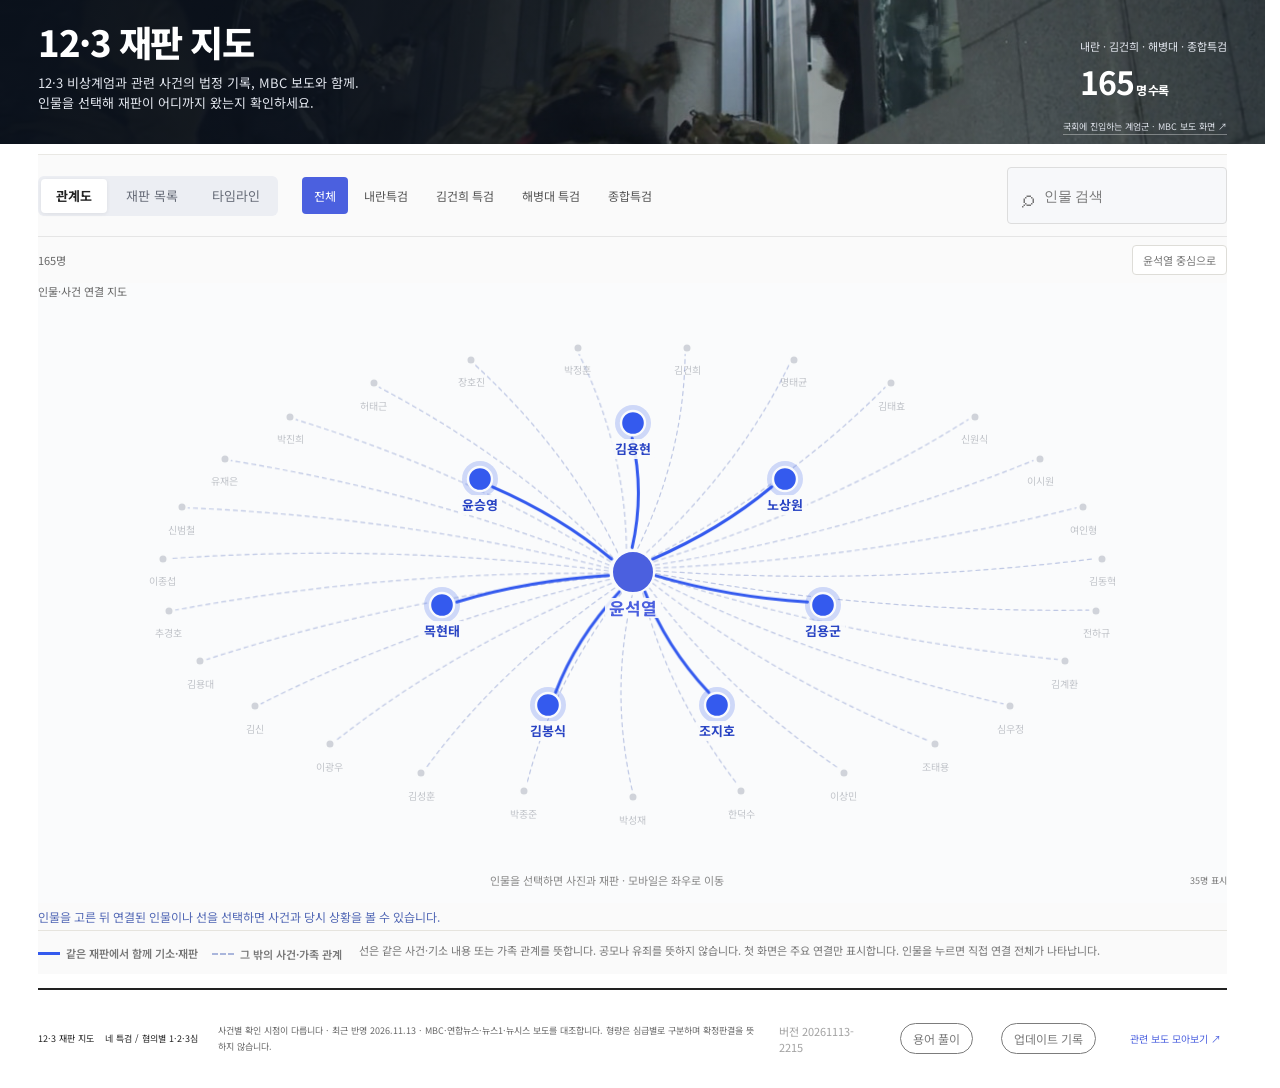
<file: v1.html>
<!doctype html><html lang="ko"><head><meta charset="utf-8"><meta name="viewport" content="width=device-width,initial-scale=1"><title>12·3 재판 지도 (이전 화면)</title><meta name="robots" content="noindex"><link rel="canonical" href="https://mckim526-sys.github.io/123map/clock.html"><meta name="description" content="네 특검 관련 인물과 사건, 혐의별 1·2·3심 판단을 살펴보는 재판 지도"><link rel="preconnect" href="https://fonts.googleapis.com"><link rel="preconnect" href="https://fonts.gstatic.com" crossorigin><link href="https://fonts.googleapis.com/css2?family=Noto+Sans+KR:wght@400;500;600;700;800&display=swap" rel="stylesheet"><link rel="stylesheet" href="style.css?v=20261113-2215"></head><body><button id="detailBackdrop" class="detail-backdrop" aria-label="재판 상세 닫기" hidden></button>

<main><section class="intro"><div><h1>12·3 재판 지도</h1><p>12·3 비상계엄과 관련 사건의 법정 기록, MBC 보도와 함께.<br>인물을 선택해 재판이 어디까지 왔는지 확인하세요.</p></div><div class="next"><span>내란 · 김건희 · 해병대 · 종합특검</span><strong><span id="totalPeople"></span><small> 명 수록</small></strong><p>기소 목록 + 주요 재판 판단</p><small>실명·사건 중복 정리 · 전체 명단 대조 중</small></div><a class="hero-credit" href="https://imnews.imbc.com/replay/2024/nwtoday/article/6662908_36523.html" target="_blank" rel="noopener noreferrer">국회에 진입하는 계엄군 · MBC 보도 화면 ↗</a></section>
<section class="workspace" id="trial-map"><div class="map-side"><div class="toolbar"><nav class="view-tabs" aria-label="재판 지도 보기"><button class="active" data-view="map">관계도</button><button data-view="list">재판 목록</button><button data-view="timeline">타임라인</button></nav><div class="filters"><button class="selected" data-filter="all">전체</button><button data-filter="내란특검">내란특검</button><button data-filter="김건희 특검">김건희 특검</button><button data-filter="해병대 특검">해병대 특검</button><button data-filter="종합특검">종합특검</button></div><label class="search"><span>⌕</span><input id="search" placeholder="인물 검색" aria-label="인물 검색"></label></div><div class="search-results" id="searchResults"></div><div class="results-line"><span id="resultCount"></span><button id="resetMap">윤석열 중심으로</button></div><div id="map"><div class="map-label">인물·사건 연결 지도 <span><span id="mapContext"></span></span></div><div class="graph" id="graph"><svg viewBox="0 0 900 620" preserveAspectRatio="none" aria-label="인물 사이의 연결 관계" id="edges"></svg><div class="orbit one"></div><div class="orbit two"></div><div id="nodes"></div></div><div class="map-note"><p>인물을 선택하면 사진과 재판 · 모바일은 좌우로 이동</p><button id="prevPage" aria-label="이전 인물">←</button><span id="pageLabel"></span><button id="nextPage" aria-label="다음 인물">→</button></div></div><div id="list" hidden></div><div id="timeline" hidden></div><div id="relationInfo" role="status">인물을 고른 뒤 연결된 인물이나 선을 선택하면 사건과 당시 상황을 볼 수 있습니다.</div><div class="explanation"><span class="legend"><i class="lg-co"></i>같은 재판에서 함께 기소·재판</span><span class="legend"><i class="lg-rel"></i>그 밖의 사건·가족 관계</span> 선은 같은 사건·기소 내용 또는 가족 관계를 뜻합니다. 공모나 유죄를 뜻하지 않습니다. 첫 화면은 주요 연결만 표시합니다. 인물을 누르면 직접 연결 전체가 나타납니다.</div></div><aside id="detail" aria-live="polite"></aside></section>
<footer><span>12·3 재판 지도 <b>네 특검 / 혐의별 1·2·3심</b></span><p>사건별 확인 시점이 다릅니다 · 최근 반영 2026.11.13 · MBC·연합뉴스·뉴스1·뉴시스 보도를 대조합니다. 형량은 심급별로 구분하며 확정판결을 뜻하지 않습니다.</p><small class="site-version">버전 20261113-2215</small><button class="footer-link" data-open-glossary>용어 풀이</button><button class="footer-link" data-open-changelog>업데이트 기록</button><button id="sourceBtn">관련 보도 모아보기 ↗</button></footer></main>
<dialog id="sources"><button class="close" data-close="sources" aria-label="닫기">×</button><p class="eyebrow">확인한 보도</p><h2>관련 보도 모아보기</h2><p>기사 제목을 누르면 MBC 기사 원문으로 이동합니다. 보도일과 사건의 최신 진행 상태는 다를 수 있습니다.</p><p class="source-note">아래 숫자는 특검별 관련 수록 인물 수입니다. 특검 이전에 기소된 인물과 박정훈 등 관련 인물도 포함하며, 특검별 중복 인물이 있어 합산한 기소 인원과 다릅니다. 익명 피고인과 법인까지 포함한 전체 명단은 대조 중입니다.</p><div id="coverage"></div><div id="sourceLinks"></div></dialog><dialog id="glossary" class="info-dialog"><button class="close" data-close="glossary" aria-label="닫기">×</button><p class="eyebrow">용어 풀이</p><h2>재판 기사에 자주 나오는 말</h2><p class="source-note">이해를 돕기 위한 쉬운 설명입니다. 정확한 법적 의미는 법령과 판결문을 따릅니다.</p><dl class="glossary-list"></dl></dialog><dialog id="changelog" class="info-dialog"><button class="close" data-close="changelog" aria-label="닫기">×</button><p class="eyebrow">기록</p><h2>업데이트 기록</h2><div class="changelog-body"></div></dialog><dialog id="comparison"><button class="close" data-close="comparison" aria-label="닫기">×</button><div id="comparisonBody"></div></dialog><div id="relationPopup" class="relation-popup" role="dialog" aria-labelledby="relationTitle" hidden></div><script src="reader-data.js?v=20261113-2215"></script><script src="relation-context.js?v=20261113-2215"></script><script src="map-layout.js?v=20261113-2215"></script><script src="trial-progress.js?v=20261113-2215"></script><script src="routing.js?v=20261113-2215"></script><script src="app.js?v=20261113-2215"></script><script src="timeline.js?v=20261113-2215"></script><script src="glossary.js?v=20261113-2215"></script><script src="changelog.js?v=20261113-2215"></script><script src="relation-popup.js?v=20261113-2215"></script><script src="hover.js?v=20261113-2215"></script></body></html>
</file>
<file: style.css>
:root{--ink:#152a34;--paper:#f5f4ee;--muted:#6c797d;--teal:#1b817d;--line:#dedfd8}*{box-sizing:border-box}body{margin:0;background:var(--paper);color:var(--ink);font-family:Arial,'Noto Sans KR','Malgun Gothic',sans-serif}button,input,a{-webkit-tap-highlight-color:transparent}button{font:inherit;cursor:pointer}a{color:inherit}header{height:88px;border-bottom:1px solid var(--line);display:flex;align-items:center;justify-content:space-between;padding:0 4.3%}.brand{display:flex;gap:13px;text-decoration:none;align-items:center}.brand>b{font-size:32px;letter-spacing:-2px;border-right:1px solid #c7cdc8;padding-right:15px}.brand span{font-size:16px;font-weight:bold}.brand small{display:block;font-size:9px;letter-spacing:2px;margin-top:5px;color:var(--muted)}nav{display:flex;height:100%;gap:35px}nav button{border:0;background:none;color:var(--muted);font-size:14px}nav .active{color:var(--ink);border-bottom:3px solid var(--ink)}.edition{font-size:11px;color:var(--muted)}.edition b{margin-left:10px;color:var(--ink)}main{max-width:1600px;margin:auto;padding:0 4.3%}.intro{display:flex;justify-content:space-between;align-items:center;padding:43px 0 36px}.eyebrow{font-size:10px;letter-spacing:2px;font-weight:bold;color:var(--teal);margin:0 0 15px}h1{font-size:42px;line-height:1.28;letter-spacing:-2px;margin:0 0 16px}.intro>div>p:last-child{font-size:13px;color:var(--muted);line-height:1.8;margin-bottom:0}.next{border-left:1px solid #ccd2c9;padding-left:30px;margin-right:15px}.next>span{font-size:12px}.next i{font-style:normal;font-size:10px;color:var(--teal);background:#e1ece5;padding:4px 7px;margin-left:10px}.next strong{display:block;font-size:32px;font-weight:400;letter-spacing:-1px;margin:15px 0 5px}.next strong small{font-size:13px;color:var(--muted)}.next p{font-size:13px}.next>small{font-size:11px;color:var(--muted)}.workspace{display:grid;grid-template-columns:minmax(0,1fr) 340px;border:1px solid var(--line);min-height:630px}.map-side{min-width:0;background:#0e232e}.toolbar{height:66px;border-bottom:1px solid #29404a;display:flex;justify-content:space-between;align-items:center;padding:0 22px;gap:10px}.filters{display:flex;gap:5px}.filters button{background:none;border:0;color:#9aaeb5;font-size:11px;padding:9px 11px;border-radius:4px}.filters button.selected{background:#29434d;color:#fff}.filters b{font-size:9px;color:#91b2bc;margin-left:5px}.search{display:flex;gap:8px;color:#a7bcc3;align-items:center}.search span{font-size:24px}.search input{width:100px;background:none;border:0;color:white;font-size:11px;outline:none}.search:focus-within{outline:1px solid #6aa6a2}#map{position:relative;height:530px;overflow:hidden;background:radial-gradient(ellipse at center,#193843 0,#0e232e 65%)}.map-label{position:absolute;top:21px;left:25px;font-size:11px;color:#d6e1e3;z-index:2}.map-label span{display:block;color:#718b97;font-size:10px;margin-top:6px}.graph{position:absolute;inset:0 0 24px}.graph svg{position:absolute;width:100%;height:100%;z-index:1}.graph line{stroke:#3a5865;stroke-width:1;stroke-dasharray:4 5}.graph line.on{stroke:#6a9a98;stroke-dasharray:none}.orbit{position:absolute;border:1px solid #26434c;border-radius:50%;left:50%;top:50%;transform:translate(-50%,-50%);pointer-events:none}.one{width:44%;height:62%}.two{width:76%;height:94%;opacity:.45}.node{position:absolute;transform:translate(-50%,-50%);width:115px;z-index:3;border:0;background:none;color:#e9f0ed;text-align:center;padding:0;--node:#6fa9c4}.node.military{--node:#cbab75}.node.president{--node:#8bcbc2}.dot{display:block;margin:0 auto 13px;width:16px;height:16px;border-radius:50%;background:var(--node);box-shadow:0 0 0 7px #142f3a,0 0 0 8px #45616b;transition:.2s;position:relative}.node strong{font-size:14px;letter-spacing:.5px}.node small{display:block;font-size:9px;color:#8ea5af;margin-top:6px}.node.president .dot{width:48px;height:48px;box-shadow:0 0 0 10px #183c42,0 0 0 11px #4b817f}.node.president strong{font-size:20px}.node.president .dot:after{content:'尹';font-size:23px;color:#123838;position:absolute;inset:8px}.portrait{display:none;width:82px;height:82px;border-radius:50%;object-fit:cover;object-position:50% 25%;border:3px solid var(--node);position:absolute;left:50%;top:-70px;transform:translateX(-50%);box-shadow:0 8px 30px #0009;background:#31444c}.node:hover,.node:focus-visible{z-index:5;outline:none}.node:hover .portrait,.node:focus-visible .portrait{display:block}.node:hover .dot,.node:focus-visible .dot{transform:scale(1.25);box-shadow:0 0 0 8px #385460}.node.selected strong{color:var(--node)}.node.dim{opacity:.15;pointer-events:none}.map-note{position:absolute;bottom:14px;left:25px;right:25px;font-size:9px;color:#8bcbc2;display:flex;gap:14px;align-items:center}.map-note .army{color:#cbab75}.map-note .police{color:#6fa9c4}.map-note p{margin:0 0 0 auto;color:#8da2ac;font-size:10px}.explanation{color:#8ea4ae;font-size:10px;padding:15px 23px;border-top:1px solid #29404a;line-height:1.6}aside{padding:27px 26px;background:#fafaf6}.detail-top{display:flex;align-items:center;gap:16px;margin:22px 0}.detail-top img,.initial{width:66px;height:76px;object-fit:cover;object-position:50% 25%;border-radius:3px;background:#e4e9e2}.initial{display:grid;place-items:center;font-size:20px}.detail-top h2{font-size:25px;margin:0 0 7px;letter-spacing:-1px}.detail-top p{font-size:11px;color:var(--muted);margin:0}.status{font-size:10px;color:var(--teal);background:#e5eee6;padding:6px 8px;display:inline-block}.case-title{font-size:15px;line-height:1.5;margin:17px 0 5px}.court{font-size:10px;color:var(--muted);line-height:1.8}.verdict{display:grid;grid-template-columns:1fr 1fr;margin:22px 0;border-top:1px solid var(--line);border-bottom:1px solid var(--line);padding:17px 0}.verdict div+div{border-left:1px solid var(--line);padding-left:16px}.verdict span{font-size:10px;color:var(--muted);display:block;margin-bottom:9px}.verdict b{font-size:19px;font-weight:500}.timeline{margin:21px 0 20px;padding-left:14px;border-left:1px solid #cbd6ce}.event{position:relative;margin-bottom:18px;padding-left:7px}.event:before{content:'';position:absolute;width:5px;height:5px;border-radius:50%;background:#8daba1;left:-17px;top:4px}.event time{font-size:10px;color:var(--muted)}.event p{font-size:12px;margin:6px 0}.event.future p{color:var(--teal);font-weight:bold}.detail-source{font-size:10px;color:var(--muted);line-height:1.7}.detail-source a{display:block;margin-top:8px;color:var(--teal);font-size:11px}.source-note{font-size:9px;color:var(--muted);line-height:1.7}.empty{padding:70px 30px;color:#a3b8bf;text-align:center}#list{padding:12px 22px;min-height:530px}#list button{display:grid;grid-template-columns:1fr 1fr 80px;text-align:left;width:100%;padding:20px 10px;background:none;color:#d8e5e6;border:0;border-bottom:1px solid #29434e;font-size:12px}#list button span{color:#91a8b1;font-size:11px}#list button:hover{background:#203b46}footer{display:flex;gap:20px;align-items:center;padding:24px 0 30px;color:var(--muted);font-size:9px}footer span{white-space:nowrap}footer b{font-weight:400;margin-left:8px}footer p{line-height:1.8}footer button{margin-left:auto;background:none;border:0;color:var(--teal);font-size:10px;white-space:nowrap}dialog{border:1px solid #d4dbd2;padding:35px;max-width:600px;width:90%;color:var(--ink);background:var(--paper)}dialog::backdrop{background:#071a28a9}dialog p{font-size:13px;line-height:1.9}dialog a{display:block;color:var(--teal);font-size:12px;margin:15px 0}.close{float:right;border:0;background:none;font-size:25px}button:focus-visible,a:focus-visible{outline:2px solid #50a69b;outline-offset:5px}[hidden]{display:none!important}@media(min-width:1500px){#map{height:590px}}@media(max-width:1000px){.workspace{grid-template-columns:minmax(0,1fr) 290px}aside{padding:22px 19px}.toolbar{padding:0 12px}.filters button{padding:8px 6px}.map-note p{display:none}.node{width:95px}.node small{font-size:8px}h1{font-size:36px}}@media(max-width:760px){header{height:73px;padding:0 5%}.edition{display:none}nav{gap:18px}nav button{font-size:12px}.brand>b{font-size:27px}.brand span{font-size:13px}main{padding:0 5%}.intro{padding:30px 0;gap:25px;align-items:flex-start}h1{font-size:30px}.intro>div>p:last-child{font-size:11px}.next{padding-left:15px;margin:0;min-width:135px}.next strong{font-size:20px}.next p{font-size:10px;line-height:1.6}.next>small{display:none}.next>span{font-size:10px}.workspace{display:block}.toolbar{height:58px}#map{height:480px}.node strong{font-size:12px}.node small{font-size:8px;max-width:75px;margin:5px auto}.node{width:90px}.node.president strong{font-size:18px}.dot{width:13px;height:13px}.node.president .dot{width:40px;height:40px}.node.president .dot:after{font-size:19px}.map-label{left:15px;font-size:9px}aside{padding:25px}.verdict b{font-size:23px}.detail-top{margin:17px 0}footer{flex-wrap:wrap;gap:4px}footer p{width:100%}footer button{margin:6px 0}.map-note{left:15px}.portrait{width:65px;height:65px;top:-57px}.search input{width:75px}}
/* Expanded case records */
.workspace{grid-template-columns:minmax(0,1fr) 410px;align-items:start}aside{height:710px;overflow:auto;scrollbar-width:thin}.map-side{position:sticky;top:10px}#map{height:590px}.node.related{--node:#c3a1d5}.map-note .related{color:#c3a1d5}.graph line.related-edge{stroke:#b090ca;stroke-dasharray:3 7;opacity:.7}.map-note p{display:none}.case-tabs{display:flex;gap:7px;margin:0 0 18px;flex-wrap:wrap}.case-tabs button{border:1px solid #cbd6ce;border-radius:4px;background:none;padding:8px 10px;color:#657874;font-size:11px}.case-tabs button.active{background:#214d49;color:white;border-color:#214d49}.status{line-height:1.7}.verdict{margin:17px 0}.verdict b{font-size:18px;line-height:1.5}.verdict span{font-size:9px;line-height:1.6}.court{line-height:2;font-size:10px}.court b{margin-right:6px;color:#234b48}.judgment-heading{display:flex;align-items:center;justify-content:space-between;font-size:15px;margin:27px 0 12px}.judgment-heading small{font-size:10px;color:var(--muted);font-weight:400}.charge{border:1px solid #dce2da;padding:14px;margin:0 0 12px;background:#fffefa;border-radius:5px}.charge-head{display:flex;align-items:flex-start;gap:8px;justify-content:space-between}.charge h4{font-size:12px;line-height:1.6;margin:0;font-weight:600}.ruling{white-space:nowrap;font-size:9px;border-radius:3px;padding:4px 6px;line-height:1.6}.guilty{background:#f5e7db;color:#8a512b}.not-guilty{background:#e4ece8;color:#3c6557}.charge p{font-size:11px;line-height:1.85;margin:12px 0;color:#4d605d}.charge p>b{display:block;font-size:10px;margin-bottom:3px;color:#73847e}.charge p:not(.allegation){color:#263f3b}.appeal{border-top:1px dashed #d4ddd3;padding-top:10px;font-size:10px;line-height:1.8;color:#536f64}.appeal>b{display:block;color:#1b817d;margin-bottom:3px}.case-note{font-size:10px;line-height:1.9;color:#697c71;padding:12px;background:#eef1e9;border-left:2px solid #a0b6a8}.case-history{border-top:1px solid #dce2da;border-bottom:1px solid #dce2da;margin:20px 0;padding:14px 0}.case-history summary{font-size:11px;color:#315e55;cursor:pointer}.case-history a{line-height:1.8}.source-note{font-size:10px}.toolbar{padding:0 14px}.filters button{padding:9px 8px}.search input{width:72px}.portrait{top:-67px}.node[data-id="myung"] .portrait,.node[data-id="keon"] .portrait{top:0px;width:65px;height:65px;transform:translate(-50%,-65%)}@media(min-width:1500px){.workspace{grid-template-columns:minmax(0,1fr) 460px}}@media(max-width:1100px){.workspace{grid-template-columns:minmax(0,1fr) 365px}.toolbar{flex-wrap:wrap;height:82px;padding:10px}.search{margin-left:auto}.filters{gap:1px}.filters button{font-size:10px;padding:7px}#map{height:570px}.node small{max-width:80px;margin:5px auto}.node strong{font-size:12px}}@media(max-width:760px){.workspace{display:block}.map-side{position:static}aside{height:auto;overflow:visible}#map{height:540px}.toolbar{height:72px;padding:9px 12px}.filters button{font-size:10px;padding:7px}.node{width:76px}.node strong{font-size:11px}.node small{font-size:8px;max-width:72px}.map-label{top:10px}.map-label span{font-size:8px}.portrait{width:60px;height:60px}.next{min-width:125px}.intro{gap:13px}.intro p{max-width:225px}.verdict b{font-size:20px}.charge h4{font-size:14px}.charge p{font-size:13px}.appeal{font-size:12px}.ruling{font-size:10px}.map-note{gap:10px;font-size:8px}.charge{padding:16px}.explanation{font-size:9px}}
/* Four-investigation atlas */
.workspace{grid-template-columns:minmax(0,1fr) 440px}.toolbar{height:auto;min-height:82px;flex-wrap:wrap;padding:13px}.filters{flex-wrap:wrap}.filters button{padding:8px;font-size:11px}.search input{width:130px}.results-line{display:flex;align-items:center;justify-content:space-between;color:#b7ccc9;padding:10px 22px;font-size:11px}.results-line button,.map-note button{background:#233e49;color:#c1d8d5;border:1px solid #45616b;padding:6px 10px;border-radius:4px;font-size:11px}.map-label span{display:block}.map-label>span{margin-top:3px}.node small{max-width:95px;margin:5px auto;line-height:1.4}.node{width:98px}.node.center .dot{width:34px;height:34px}.node.center strong{font-size:19px}.node.president:not(.center) .dot{width:16px;height:16px}.node.president:not(.center) .dot:after{display:none}.node.president:not(.center) strong{font-size:13px}.portrait small{color:#b9c9c8;font-size:8px}.node:hover span.portrait,.node:focus-visible span.portrait{display:flex;flex-direction:column;justify-content:center;color:white;font-size:13px}.node .portrait{top:-55px}.initial small{font-size:8px}.initial{font-size:14px;text-align:center;flex-shrink:0}.map-note{justify-content:flex-end;bottom:15px}.map-note p{display:block;margin-right:auto;font-size:10px}#map{height:610px}.graph{inset:30px 0 45px}aside{height:800px}#list{max-height:650px;overflow:auto;min-height:610px}#list small{display:block;margin-top:8px;line-height:1.6;font-size:10px}.search-results{display:flex;gap:6px;flex-wrap:wrap;padding:0 15px}.search-results button{background:#355851;border:0;color:white;border-radius:5px;padding:8px;font-size:12px}.three{grid-template-columns:repeat(3,1fr);gap:8px}.three div+div{padding-left:9px}.three b{font-size:14px}.three small{display:block;font-size:9px;line-height:1.7;margin-top:8px;color:#6c797d}.judgment{border-top:1px dashed #d4ddd3;padding-top:10px;margin-top:9px}.judgment>b{font-size:10px;color:#1b817d}.judgment p{margin:5px 0}.expand{width:100%;border:1px solid #87a79e;background:#eaf0e8;padding:11px;margin-top:14px;color:#265a50;font-size:12px;border-radius:4px}.related-people{display:flex;gap:7px;flex-wrap:wrap}.related-people button{padding:8px 10px;background:#edf1eb;border:1px solid #d3dfd4;border-radius:4px;font-size:12px;color:#294a42}.related-people small{display:block;font-size:9px;margin-top:4px;color:#71847c}#comparison{max-width:1100px;max-height:90vh;overflow:auto;width:94%}#comparison .judgments{display:grid;grid-template-columns:repeat(3,1fr);gap:20px}#comparison .charge p{font-size:13px}#comparison .three b{font-size:22px}#comparison .three small{font-size:12px}#comparison .three span{font-size:12px}#coverage{display:grid;grid-template-columns:repeat(4,1fr);gap:10px}#coverage b,#coverage span{display:block}#coverage b{font-size:24px}#coverage span{font-size:11px;margin-top:7px}.map-note button:disabled{opacity:.3;cursor:default}@media(max-width:1000px){.workspace{grid-template-columns:minmax(0,1fr) 350px}.node{width:75px}.node small{font-size:8px}.node strong{font-size:11px}.three b{font-size:12px}}@media(max-width:760px){.workspace{display:block}.graph{inset:35px 0 40px}#map{height:590px}.map-side{position:static}aside{height:auto}.node small{display:none}.node strong{font-size:11px}.node{width:70px}.map-note p{max-width:160px;font-size:9px}.filters button{font-size:10px}.next strong{font-size:28px}.three b{font-size:15px}.three small{font-size:10px}#comparison{padding:20px}#comparison .judgments{grid-template-columns:1fr}#comparison .three b{font-size:14px}#comparison .three span,#comparison .three small{font-size:9px}.charge .judgment p{font-size:12px}}

/* Spacious, light relationship atlas */
:root{--paper:#fafafa;--ink:#282c36;--muted:#7d7c78;--teal:#345aee;--line:#e6e5e1}header{height:75px}.intro{padding:25px 0 17px;align-items:center}.intro h1{font-size:28px;letter-spacing:-1px;margin-bottom:8px}.intro .eyebrow{font-size:9px;margin-bottom:9px}.intro>div>p:last-child{font-size:12px}.next{border:0;padding:0;margin:0}.next strong{font-size:24px;margin:8px 0}.next p,.next>small{display:none}.next i{background:#edf0fa;color:#5365aa}.workspace{display:block;border:0;min-height:0}.map-side{background:#fafafa;position:relative}.toolbar{border-block:1px solid #e9e8e4;min-height:56px;padding:8px 0;flex-wrap:nowrap}.filters button{color:#77746d;border-radius:20px;padding:9px 15px}.filters button.selected{background:#e9edff;color:#345aee}.search{background:white;border:1px solid #e0dfda;border-radius:20px;padding:1px 14px;color:#777}.search input{color:#333;width:125px}.results-line{padding:13px 0;color:#777}.results-line button,.map-note button{background:white;border-color:#deddd8;color:#777}#map{height:max(520px,calc(100vh - 330px));background:#fafafa;overflow:visible}.graph{inset:30px 20px 40px}.orbit{display:none}.map-label{top:0;left:0;color:#777}.map-label>span{display:none}.graph line{stroke:#dbd9d3;stroke-width:1;stroke-dasharray:none;pointer-events:stroke}.edge{cursor:pointer}.edge:hover line,.edge:focus line{stroke:#345aee;stroke-width:4}.active-edge line{stroke:#7e92e4;stroke-width:1.6}.node{width:62px;color:#777469;--node:#c9c5bb}.node .dot,.node.president .dot{width:9px;height:9px;background:#c9c5bb;box-shadow:none;margin:0 auto 5px}.node.major .dot{width:18px;height:18px;background:#817d70}.node.center .dot{width:40px;height:40px;background:#345aee}.node .dot:after{display:none!important}.node strong,.node.center strong{font-size:11px;font-weight:400;letter-spacing:0}.node.center strong{font-size:14px;color:#345aee;font-weight:bold}.node.selected strong{color:#345aee}.node.selected .dot{background:#345aee}.node small{display:none}.node:hover,.node:focus-visible{z-index:20}.node:hover strong,.node:focus-visible strong{background:#fafafa;color:#345aee}.node:hover>small,.node:focus-visible>small{display:block;position:absolute;width:180px;left:50%;transform:translateX(-50%);padding:9px;background:white;color:#666;border:1px solid #ddd;border-radius:5px;line-height:1.6;font-size:10px}.node .portrait,.node[data-id="myung"] .portrait,.node[data-id="keon"] .portrait{top:-87px;width:76px;height:76px;transform:translateX(-50%);border:3px solid white;box-shadow:0 4px 15px #0002;background:#777}.node:hover .dot,.node:focus-visible .dot{box-shadow:0 0 0 5px #345aee18}.muted-node{opacity:.28}.map-note{left:0;right:0;color:#777}.map-note p{color:#888}.explanation{border-color:#e6e4de;color:#999;padding:11px 0;font-size:10px}#relationInfo{font-size:12px;color:#5268b5;min-height:26px;padding:5px 0}aside{display:none}.detail-open aside{display:block;position:fixed;right:0;top:0;bottom:0;height:100vh;width:430px;z-index:40;background:#fff;box-shadow:-10px 0 50px #0001;padding:30px;overflow:auto}.detail-open .workspace{padding-right:390px}.detail-close{position:sticky;top:0;float:right;background:#f3f3f3;border:0;border-radius:50%;height:30px;width:30px;font-size:23px;z-index:2}#list{min-height:450px}#list button{color:#373b45;border-color:#e6e5e1}#list button span{color:#888}#list button:hover{background:#eef0f8}.search-results button{background:#e9edff;color:#345aee}footer{border-top:1px solid #e6e5e1}.mbc-news{border-color:#345aee}.news-card{background:#f4f6fd!important}.news-card b{color:#2f4164!important}@media(max-width:1000px){.detail-open .workspace{padding-right:0}.detail-open aside{width:390px}.node{width:48px}.node strong{font-size:10px}.intro h1{font-size:25px}}@media(max-width:760px){main{padding:0 4%}.intro{padding:20px 0}.intro h1{font-size:23px}.intro>div>p:last-child{display:none}.next{min-width:0}.next>span{display:none}.next strong{font-size:19px}.toolbar{flex-wrap:wrap}.filters{width:100%;justify-content:space-between}.filters button{padding:8px;font-size:10px}.search{margin-left:auto}.graph{inset:35px 12px 45px}#map{height:530px}.node{width:40px}.node strong{font-size:9px}.node.satellite strong{display:none}.node.satellite:hover strong,.node.satellite:focus-visible strong{display:block}.node.center .dot{width:32px;height:32px}.node.major .dot{width:14px;height:14px}.detail-open aside{width:100%;top:18vh;height:82vh;border-radius:20px 20px 0 0;padding:22px}.detail-close{background:#e9edff}.map-note p{display:block;max-width:230px}.edition{display:none}}

.mbc-news{margin-top:24px;border-top:2px solid #1b817d;padding-top:15px}.mbc-news h3{font-size:15px;display:flex;justify-content:space-between}.mbc-news h3 small{font-size:11px;font-weight:400}.news-card{display:block;padding:15px;background:#eef3ed;border:1px solid #d6e1d4;border-radius:6px;text-decoration:none;margin:10px 0}.news-card:hover{background:#e0ebe0}.news-card span{display:block;color:#627b6d;font-size:10px;margin-bottom:9px}.news-card b{display:block;font-size:13px;line-height:1.7;color:#1f443c}.news-card small{display:block;font-size:11px;margin-top:10px;color:#1b817d}.news-empty{font-size:12px;color:#75847a;line-height:1.8}.admin-banner{padding:10px 4.3%;background:#244b45;color:white;display:flex;justify-content:space-between;font-size:12px}.admin-banner a{color:white}
/* Clean connection geometry: dots and SVG endpoints share the same anchor. */
.node{height:24px;transform:translate(-50%,-12px);overflow:visible}
.node .dot,.node.president .dot{position:absolute;left:50%;top:12px;margin:0;transform:translate(-50%,-50%);border:2px solid #fafafa;box-sizing:content-box}
.node strong{position:absolute;top:23px;left:50%;transform:translateX(-50%);white-space:nowrap;background:#fafafae8;padding:2px 4px;border-radius:3px}
.node.major strong{top:29px}.node.center strong{top:40px}
.node:hover .dot,.node:focus-visible .dot{transform:translate(-50%,-50%) scale(1.15)}
.node:hover>small,.node:focus-visible>small{top:46px}
.graph .edge-stroke{fill:none;stroke:#d2d0c9;stroke-width:1.1;vector-effect:non-scaling-stroke;stroke-linecap:round;pointer-events:none}
.graph .edge-hit{fill:none;stroke:transparent;stroke-width:12;pointer-events:stroke;vector-effect:non-scaling-stroke}
.graph .active-edge .edge-stroke{stroke:#879bdc;stroke-width:1.5}
.graph .edge:hover .edge-stroke,.graph .edge:focus .edge-stroke{stroke:#345aee;stroke-width:2.4}
.edge:focus{outline:none}.muted-node{opacity:.18}
@media(max-width:760px){.node.major strong{top:27px}.node.center strong{top:36px}}

/* Mobile touch navigation and independently scrolling detail sheet. */
.detail-backdrop{display:none;position:fixed;inset:0;z-index:35;background:#17223666;border:0;border-radius:0}
#detail{overscroll-behavior:contain;-webkit-overflow-scrolling:touch}dialog{max-height:90dvh;overflow:auto}
@media(max-width:760px){
body.mobile-locked{position:fixed;width:100%;overflow:hidden}.detail-backdrop:not([hidden]){display:block}
.intro h1{font-size:21px}.filters{justify-content:flex-start;overflow-x:auto;flex-wrap:nowrap;gap:4px}.filters button{flex-shrink:0;min-height:44px;font-size:12px}.search{width:100%}.search input{font-size:16px}
#map{height:520px;overflow-x:auto;overflow-y:hidden;overscroll-behavior-x:contain;-webkit-overflow-scrolling:touch}.graph{width:760px;left:0;right:auto;top:35px;bottom:45px}
.node{width:44px;height:44px;transform:translate(-50%,-22px)}.node .dot,.node.president .dot{top:22px}.node strong,.node.satellite strong{display:block;font-size:11px;top:33px}.node.major strong{top:37px}.node.center strong{top:46px}.node .portrait,.node:hover>small,.node:focus-visible>small{display:none!important}
.graph .edge-hit{pointer-events:none}.map-note{position:sticky;top:482px;left:0;width:100%;pointer-events:none;background:#fafafa}.map-note p{font-size:10px}
.detail-open aside{width:100%;top:auto;bottom:0;height:88dvh;max-height:88dvh;padding:18px 18px calc(24px + env(safe-area-inset-bottom));border-radius:18px 18px 0 0}.detail-close{width:44px;height:44px;top:0}.case-tabs{display:flex;flex-wrap:nowrap;overflow-x:auto}.case-tabs button{flex-shrink:0;min-height:44px}.verdict.three{display:block}.verdict.three>div{padding:18px 0;border-right:0;border-bottom:1px solid #ddd}.charge p,.judgment p{font-size:13px;line-height:1.8}
#list{max-height:none;overflow:visible}#list button{grid-template-columns:70px 1fr;min-height:60px}#list button>span:last-child{display:none}#coverage{grid-template-columns:repeat(2,1fr)}
}
@media(prefers-reduced-motion:reduce){*{scroll-behavior:auto!important;transition:none!important}}

/* MBC news visual alignment; retained map interactions and mobile sheet. */
:root{--ink:#191919;--paper:#fff;--muted:#666;--teal:#4b60df;--line:#e5e5e5}
body{background:#fff;color:#191919;font-family:'Noto Sans KR','Apple SD Gothic Neo','Malgun Gothic',sans-serif}
.news-header{height:80px;padding:0 max(24px,calc((100% - 1200px)/2));background:white;border-bottom:1px solid #e5e5e5;gap:24px}.news-brand{display:flex;align-items:center;flex-shrink:0}.news-brand img{display:block;width:177px;height:auto}.special-label{font-size:18px;font-weight:700;border-left:1px solid #ddd;padding-left:24px;margin-right:auto}.news-home{font-size:13px;text-decoration:none;color:#555;white-space:nowrap}.news-home:hover{color:#4b60df}
.section-nav{height:60px;display:flex;align-items:center;justify-content:space-between;max-width:1200px;margin:auto;border-bottom:1px solid #ddd}.section-nav nav{gap:32px}.section-nav nav button{font-size:16px;font-weight:700;color:#666}.section-nav nav .active{color:#4b60df;border-bottom:3px solid #4b60df}.section-nav>span{font-size:12px;color:#777}
main{max-width:1280px;padding:0 40px}.intro{padding:40px 0 32px;border-bottom:2px solid #222}.intro h1{font-size:40px;letter-spacing:-1.8px;font-weight:800;margin-bottom:12px}.intro .eyebrow{font-size:12px;letter-spacing:0;color:#4b60df;margin-bottom:12px}.intro>div>p:last-child{color:#666;font-size:15px;line-height:1.7}.next{border-color:#ddd;margin:0}.next strong{font-weight:700;color:#222}.next>span{color:#666}.next p{color:#555}.toolbar{padding:20px 0;border-bottom:1px solid #e5e5e5}.filters button{color:#555;border-radius:4px}.filters button.selected{background:#4b60df;color:#fff}.search{background:#f7f8fa;border:1px solid #ddd;border-radius:4px}.search:focus-within{border-color:#4b60df}
#map{background:#fafbfc}.node strong{background:#fafbfce8;color:#454545}.node .dot{background:#a6acb7;border-color:#fafbfc}.node.major .dot{background:#6e7788}.node.center .dot,.node.selected .dot{background:#4b60df}.node.center strong,.node.selected strong{color:#4b60df}.graph .edge-stroke{stroke:#d9dde5}.map-note{background:#fafbfc}.map-label,.results-line{color:#666}.explanation{color:#777;font-size:11px;line-height:1.7}.eyebrow{letter-spacing:0;color:#4b60df}.status{color:#3d50b8;background:#eef1ff}.case-tabs button.active{background:#4b60df;color:#fff;border-color:#4b60df}.expand{color:#4b60df;background:#f4f6ff;border-color:#dce1f6}.mbc-news{border-color:#4b60df}.news-card{background:#f6f7fb!important;border:1px solid #e2e5ee;border-radius:4px}.news-card b{color:#222!important}.news-card small{color:#4b60df}.detail-close{background:#f0f2fa}footer{border-top:2px solid #222;padding-top:24px;color:#666}footer>span{color:#222}button:focus-visible,a:focus-visible{outline:2px solid #4b60df;outline-offset:4px}
@media(max-width:760px){.news-header{height:64px;padding:0 16px;gap:12px}.news-brand img{width:125px}.special-label{font-size:13px;padding-left:12px}.news-home{font-size:0}.news-home:after{content:'뉴스홈 ↗';font-size:11px}.section-nav{height:50px;margin:0 16px}.section-nav nav{gap:28px}.section-nav nav button{font-size:14px}.section-nav>span{display:none}main{padding:0 16px}.intro{padding:25px 0 22px;gap:12px}.intro h1{font-size:28px;letter-spacing:-1px}.intro .eyebrow{font-size:11px;margin-bottom:9px}.next{padding-left:14px;min-width:82px}.next strong{font-size:24px}.next strong small{font-size:11px}.toolbar{padding:14px 0}.filters button{font-size:12px;padding:8px 12px}.map-note p{max-width:260px}.detail-open aside{padding-top:18px}footer{line-height:1.7}}

/* Keep the desktop map and record in the same layout and scroll context. */
html{scrollbar-gutter:stable}
#list{max-height:none;overflow:visible}
@media(min-width:761px){
.detail-open .workspace{display:grid;grid-template-columns:minmax(0,1fr) minmax(360px,40%);gap:0;padding-right:0;align-items:start;border-bottom:1px solid var(--line)}
.detail-open .map-side{position:sticky;top:16px;padding:0 20px 0 0;overflow-anchor:none}
.detail-open #detail{display:block;position:relative;inset:auto;width:auto;height:auto;max-height:none;overflow:visible;overscroll-behavior:auto;box-shadow:none;border-left:1px solid var(--line);border-radius:0;padding:24px;z-index:4;min-width:0;scroll-margin-top:16px}
.detail-open #detail .detail-close{top:16px;width:36px;height:36px;margin:-8px -8px 0 8px;border:1px solid #e5e7ef}
.detail-open .toolbar{flex-wrap:wrap;gap:12px;padding:14px 0}.detail-open .filters{flex-wrap:wrap}.detail-open .filters button{padding:8px 10px}.detail-open .search{margin-left:auto}
.detail-open #map{height:clamp(340px,calc(100dvh - 270px),600px)}
.detail-open .map-note p{max-width:75%;line-height:1.6}
.detail-open .detail-top p{line-height:1.7;overflow-wrap:anywhere}.detail-open .case-tabs{flex-wrap:wrap}.detail-open .judgment-heading{gap:8px;flex-wrap:wrap}
}
@media(min-width:761px) and (max-width:1000px){
.detail-open .workspace{grid-template-columns:minmax(0,1fr) minmax(330px,46%)}
.detail-open .map-side{padding-right:14px}.detail-open #detail{padding:20px}.detail-open .three{grid-template-columns:1fr}.detail-open .three>div{padding:12px 0;border:0;border-bottom:1px solid var(--line)}
}
@media(min-width:761px) and (max-height:680px){.detail-open .map-side{position:relative;top:auto}}
@media(max-width:760px){html{scrollbar-gutter:auto}.detail-open .workspace{padding-right:0}.verdict.three>div{border-left:0}.detail-open #detail{scrollbar-gutter:stable}}

/* MBC archival footage: National Assembly entry, 2024-12-03/04. */
.intro{position:relative;isolation:isolate;min-height:300px;margin-top:24px;padding:42px 32px 58px;gap:28px;border-bottom:0;background:#131a24 url("assets/assembly-entry-mbc.jpg") center 42%/cover no-repeat;color:#fff}
.intro::before{content:"";position:absolute;inset:0;z-index:-1;background:linear-gradient(90deg,rgba(10,17,28,.94) 0%,rgba(10,17,28,.78) 32%,rgba(10,17,28,.30) 60%,rgba(10,17,28,.72) 100%)}
.intro h1,.intro .next strong,.intro .next strong small{color:#fff}
.intro .eyebrow{color:#c7d1ff}
.intro>div>p:last-child,.intro .next>span,.intro .next p,.intro .next>small{color:#e1e5ed}
.intro .next{border-color:rgba(255,255,255,.32);padding-left:24px;flex-shrink:0}
.hero-credit{position:absolute;bottom:14px;right:20px;color:#e1e5ed;font-size:11px;line-height:1.6;text-decoration:none;border-bottom:1px solid rgba(255,255,255,.35)}
.hero-credit:hover{color:#fff;border-bottom-color:#fff}
.hero-credit:focus-visible{outline:2px solid #fff;outline-offset:5px}
@media(max-width:760px){
.intro{min-height:230px;margin-top:16px;padding:26px 20px 50px;gap:12px;background-position:59% 40%;align-items:center}
.intro::before{background:linear-gradient(90deg,rgba(10,17,28,.90),rgba(10,17,28,.55) 55%,rgba(10,17,28,.60))}
.intro h1{font-size:28px}
.intro .next{padding-left:12px;min-width:68px}
.intro .next strong{font-size:24px;white-space:nowrap}
.hero-credit{left:20px;right:auto;bottom:14px;font-size:10px}
}
@media(max-width:380px){.intro{padding-left:16px;padding-right:16px}.intro h1{font-size:24px}.intro .next{padding-left:6px}.intro .next strong{font-size:21px}.hero-credit{left:16px}}

/* Map-first independent reader: no news-site masthead or cover screen. */
:root{--page-gutter:clamp(20px,3vw,64px)}
main{max-width:none;width:100%;padding:0}
.intro{display:flex;flex-direction:row;align-items:center;justify-content:space-between;min-height:140px;margin:0;padding:20px var(--page-gutter) 32px;gap:24px;background-position:center 40%}
.intro h1{font-size:36px;line-height:1.2;letter-spacing:-1.5px;margin:0 0 10px}
.intro>div>p:last-child{font-size:13px;line-height:1.5;margin:0;max-width:none}
.intro .next{padding-left:24px;min-width:0}
.intro .next>span{font-size:11px}.intro .next strong{font-size:32px;margin:6px 0 0;line-height:1.2}.intro .next strong small{font-size:12px}
.intro .next p,.intro .next>small{display:none}
.hero-credit{left:auto;right:var(--page-gutter);bottom:9px;font-size:9px}
.workspace{margin:0 var(--page-gutter)}
.toolbar{height:auto;min-height:72px;display:flex;align-items:center;gap:24px;padding:12px 0;flex-wrap:wrap}
.view-tabs{height:40px;display:flex;gap:4px;flex-shrink:0;background:#eceef3;border-radius:6px;padding:3px}
.view-tabs button{font-size:13px;padding:6px 15px;border:0;border-radius:4px;color:#686d79;white-space:nowrap}
.view-tabs button.active{background:#fff;color:#222;box-shadow:0 1px 4px #0001;font-weight:700;border:0}
.filters{gap:4px;flex:1}.filters button{font-size:12px;padding:10px 12px}
.search{padding:10px 14px;margin-left:auto}.search input{font-size:14px;width:170px}
.results-line{padding:8px 0;font-size:11px;min-height:40px}
#map{height:clamp(430px,calc(100svh - 280px),1100px)}
.map-label{font-size:11px}.map-note p{font-size:11px}
.explanation{padding:10px 0;font-size:11px}
footer{margin:24px var(--page-gutter) 0;padding:24px 0}
@media(min-width:761px){
.node strong,.node.president:not(.center) strong{font-size:13px}.node.center strong{font-size:17px}
.detail-open .workspace{grid-template-columns:minmax(0,1fr) minmax(370px,36%)}
.detail-open #detail{padding:28px}
.detail-open #map{height:clamp(420px,calc(100dvh - 250px),850px)}
.detail-open .toolbar{gap:10px}.detail-open .filters{order:3;flex-basis:100%}
.detail-open .node strong{font-size:11px}.detail-open .node.center strong{font-size:16px}
}
@media(min-width:761px) and (max-width:1100px){
.toolbar{gap:10px}.filters button{font-size:11px;padding:9px 8px}.search input{width:110px}
.detail-open .workspace{grid-template-columns:minmax(0,1fr) minmax(330px,43%)}.detail-open #detail{padding:20px}
}
@media(max-width:760px){
:root{--page-gutter:16px}
.intro{min-height:112px;padding:17px var(--page-gutter) 28px;gap:12px;background-position:59% 40%}
.intro h1{font-size:28px;margin:0}.intro .next{padding-left:0;min-width:0}.intro .next strong{font-size:25px;margin:0;white-space:nowrap}.intro .next strong small{font-size:10px}
.hero-credit{left:auto;right:var(--page-gutter);bottom:7px;font-size:8px}
.toolbar,.detail-open .toolbar{display:grid;grid-template-columns:auto minmax(0,1fr);gap:10px 12px;padding:10px 0;min-height:0}
.view-tabs{height:40px;gap:0}.view-tabs button{font-size:12px;padding:5px 11px}
.filters,.detail-open .filters{grid-column:1/-1;grid-row:2;order:initial;gap:4px;min-width:0;width:100%;flex-wrap:nowrap}
.filters button{font-size:12px;padding:8px 12px;min-height:40px}
.search{grid-column:2;grid-row:1;width:100%;min-width:0;padding:8px;gap:4px}.search input{font-size:14px;width:100%;min-width:0}
.results-line{min-height:36px;padding:6px 0;font-size:10px}
#map{height:max(400px,calc(100svh - 285px))}.map-note{top:calc(100% - 38px)}.map-note p{font-size:10px}
.explanation{font-size:10px;padding:10px 0}
}
@media(max-width:360px){.intro h1{font-size:25px}.intro .next strong{font-size:22px}.view-tabs button{padding:5px 8px}.toolbar{column-gap:8px}}

/* Restored reader introduction, including narrow screens. */
@media(max-width:760px){
.intro{display:grid;grid-template-columns:minmax(0,1fr) auto;align-items:start;min-height:156px;padding-top:17px}
.intro>div:first-child{display:contents}
.intro h1{grid-column:1;grid-row:1;align-self:center}
.intro .next{grid-column:2;grid-row:1;align-self:center}
.intro>div>p:last-child{display:block;grid-column:1/-1;grid-row:2;font-size:11px;line-height:1.65;margin:0}
}

/* Consistent dot/name spacing; collision layout measures these exact rectangles. */
.node{--dot-size:9px;width:64px;height:44px;transform:translate(-50%,-50%)}
.node.major{--dot-size:16px}.node.center{--dot-size:36px}
.node .dot,.node.president .dot{width:var(--dot-size);height:var(--dot-size);top:22px}
.node strong,.node.major strong,.node.center strong{top:calc(22px + var(--dot-size)/2 + 8px);line-height:18px;padding:1px 4px}
@media(max-width:760px){.node strong,.node.major strong{font-size:11px}.node.center strong{font-size:14px}}

/* Context card stays above the map and the mobile detail sheet. */
.relation-popup{position:fixed;z-index:1000;width:360px;max-width:calc(100vw - 24px);max-height:min(580px,calc(100dvh - 24px));overflow-y:auto;overscroll-behavior:contain;background:#fff;color:#202b3c;border:1px solid #d9dff1;border-top:3px solid #4b5be7;border-radius:12px;box-shadow:0 16px 60px #14213b30;padding:20px;text-align:left}
.relation-popup[hidden]{display:none}.relation-popup p{line-height:1.65}
.relation-close{position:absolute;right:8px;top:7px;width:36px;height:36px;border:0;border-radius:50%;background:#f1f3f8;color:#48536a;font-size:24px}
.relation-kicker{margin:0 36px 14px 0;font-size:10px;font-weight:700;letter-spacing:.08em;color:#4b5be7}
.relation-heading{display:flex;align-items:center;gap:12px;padding-right:12px;margin-bottom:18px}.relation-heading h2{font-size:18px;line-height:1.4;margin:0}.relation-heading p{font-size:12px;margin:5px 0 0;color:#6c7485}
.relation-heading .relation-photo{display:block;flex:none;width:44px;height:52px;border-radius:5px;object-fit:cover;background:#edf0f6;text-align:center;font-size:11px;overflow:hidden}.relation-photo small{display:none}
.relation-popup h3{font-size:11px;color:#65718a;margin:17px 0 7px}.relation-case-name{font-size:15px;font-weight:700;margin:0}
.relation-picker{display:block;font-size:11px;color:#65718a}.relation-picker select{display:block;width:100%;margin-top:7px;border:1px solid #dbe0ec;padding:10px;border-radius:6px;background:#f8f9fd;color:#253252;font:inherit;font-size:13px}
.relation-account{border-left:2px solid #dce2fa;padding:0 0 0 12px;margin:12px 0 18px}.relation-account>b{font-size:12px}.relation-account p{font-size:12px;margin:8px 0}.relation-account .relation-record-title{color:#69738a;font-size:11px}
.relation-case-status{display:block;font-size:11px;color:#3f50b9;margin-top:10px}.relation-popup .relation-caution{font-size:10px;color:#707a8c;border-top:1px solid #e8ebf2;padding-top:12px;margin:12px 0}
.relation-pending{font-size:12px;color:#6e7687}.relation-news a{display:block;padding:10px;background:#f5f7fe;border-radius:6px;font-size:12px;line-height:1.55;text-decoration:none;margin:6px 0}.relation-news small{display:block;font-size:10px;color:#6b7692;margin-bottom:3px}
.relation-open{width:100%;margin-top:12px;min-height:42px;border:0;border-radius:6px;background:#4b5be7;color:white;font-size:13px;font-weight:600}
.relation-preview>.portrait,.node.relation-preview>small{display:none!important}.node.relation-preview .dot{box-shadow:0 0 0 6px #4b5be722}
.relation-popup button:focus-visible,.relation-popup a:focus-visible,.relation-popup select:focus-visible{outline:2px solid #4b5be7;outline-offset:3px}
@media(max-width:760px){.relation-popup{left:12px!important;right:12px;bottom:max(12px,env(safe-area-inset-bottom));top:auto!important;width:auto;max-height:70dvh;padding:18px}.relation-close{width:40px;height:40px}.relation-open{min-height:44px}}

.trial-progress{margin:18px 0 12px}.trial-progress ol{display:flex;list-style:none;padding:0;margin:0;filter:drop-shadow(0 2px 5px #14358b13)}
.trial-progress li{position:relative;flex:1;display:flex;justify-content:center;align-items:center;gap:6px;min-height:38px;padding:8px 14px 8px 19px;background:#edf0f6;color:#8792a6;font-size:12px;font-weight:600;clip-path:polygon(0 0,calc(100% - 10px) 0,100% 50%,calc(100% - 10px) 100%,0 100%,10px 50%);margin-left:-4px}
.trial-progress li:first-child{border-radius:6px 0 0 6px;margin-left:0;clip-path:polygon(0 0,calc(100% - 10px) 0,100% 50%,calc(100% - 10px) 100%,0 100%)}
.trial-progress li:last-child{border-radius:0 6px 6px 0;clip-path:polygon(0 0,100% 0,100% 100%,0 100%,10px 50%)}
.trial-progress li.done{background:#dce5fd;color:#3e5db6}.trial-progress li.current{background:#2257e7;color:#fff}.trial-progress li.final{background:#1b7276;color:#fff}.trial-progress li.unknown{background:#f0f1f4;color:#9299a5}
.trial-progress li small{font-size:9px;font-weight:500}.trial-progress>p{font-size:11px!important;line-height:1.5;margin:7px 0 0!important;color:#586783}
.relation-popup .trial-progress{margin:12px 0 6px}.relation-popup .trial-progress li{min-height:31px;font-size:11px;padding:6px 8px 6px 12px}.relation-popup .trial-progress>p{font-size:10px!important}

#coverage small{display:block;font-size:10.5px;line-height:1.4;margin-top:4px;opacity:.72}

/* Timeline view */
#timeline{padding:8px 4px 24px;max-height:720px;overflow:auto}
.tl-intro{font-size:12px;color:var(--muted);line-height:1.6;margin:4px 0 14px}
.tl-section{font-size:15px;margin:22px 0 8px;padding-bottom:8px;border-bottom:2px solid var(--ink)}
.tl-section small{font-weight:400;color:var(--muted);font-size:12px;margin-left:4px}
.tl-month{font-size:12px;color:var(--muted);margin:18px 0 4px;letter-spacing:.02em}
.tl-event{display:grid;grid-template-columns:92px 1fr;gap:14px;padding:12px 0 12px 12px;border-bottom:1px solid var(--line);border-left:3px solid #c9c9c9}
.tl-event.guilty{border-left-color:#c2410c}.tl-event.final{border-left-color:#7f1d1d}
.tl-event.acquit{border-left-color:#2563eb}.tl-event.upcoming{border-left-color:var(--teal);background:color-mix(in srgb,var(--teal) 6%,transparent)}
.tl-event time{font-size:12px;font-variant-numeric:tabular-nums;color:var(--muted);padding-top:2px}
.tl-event b{display:block;font-size:14px;margin:3px 0 6px}
.tl-event small{display:block;font-size:11px;color:var(--muted);margin-top:6px}
.tl-meta{font-size:11px;color:var(--muted);margin:0}
.tl-meta span{display:inline-block;font-size:10px;padding:1px 6px;margin-right:6px;border:1px solid var(--line);border-radius:3px}
.tl-people{display:flex;flex-wrap:wrap;gap:4px;margin:0}
.tl-people button{font:inherit;font-size:12px;padding:3px 9px;border:1px solid var(--line);background:#fff;border-radius:999px;cursor:pointer;color:var(--ink)}
.tl-people button:hover{border-color:var(--teal);color:var(--teal)}
.tl-night{margin-top:26px;border:1px solid var(--line);padding:12px 14px;font-size:13px}
.tl-night summary{cursor:pointer;font-weight:600}
.tl-night ol{list-style:none;padding:0;margin:10px 0 0}
.tl-night li{display:grid;grid-template-columns:92px 1fr;gap:14px;padding:6px 0;border-top:1px dashed var(--line)}
.tl-night time{color:var(--muted);font-size:12px}
@media (max-width:760px){.tl-event,.tl-night li{grid-template-columns:1fr;gap:4px}#timeline{max-height:none}}

/* Co-defendant emphasis */
.edge.co-edge .edge-stroke{stroke:#9aa4bd;stroke-width:1.7}
.edge.rel-edge .edge-stroke{stroke:#d3d6de;stroke-width:1;stroke-dasharray:3 4}
.active-edge.co-edge .edge-stroke{stroke:#345aee;stroke-width:3}
.active-edge.rel-edge .edge-stroke{stroke:#aab6dc;stroke-width:1.2;stroke-dasharray:4 4;opacity:.75}
.node.rel-node{opacity:.5}
.node.co-node{opacity:1}
.node.co-node .dot{box-shadow:0 0 0 4px rgba(52,90,238,.22);background:#345aee}
.node.co-node strong{color:#2944c4;font-weight:700}
.related-people button.co{border-color:#345aee;color:#2944c4}
.related-people button.rel{opacity:.75}
.explanation .legend{display:inline-flex;align-items:center;gap:6px;margin-right:14px;font-weight:600}
.legend i{display:inline-block;width:22px;height:0;border-top:3px solid #345aee}
.legend i.lg-rel{border-top:2px dashed #aab6dc}

/* Selected trial tab: its co-defendants' lines become thick */
.active-edge.case-edge .edge-stroke{stroke:#2f50e0;stroke-width:4.4;stroke-dasharray:none;opacity:1}
.active-edge.dim-edge .edge-stroke{stroke:#d6dae4;stroke-width:.9;stroke-dasharray:3 4;opacity:.55}
.node.case-node .dot{transform:translate(-50%,-50%) scale(1.35);box-shadow:0 0 0 5px rgba(47,80,224,.25)}
.node.case-node strong{color:#2944c4;font-weight:800}

/* Hover on the map: fade every line, light up the person under the pointer.
   Same-trial lines get strong; other relations stay thin dashed so a hub does not flood the map. */
.graph.hovering #edges .edge .edge-stroke{opacity:.15;transition:opacity .15s,stroke-width .15s}
.graph.hovering.pointing #nodes .node:not(.hover-node):not(.hover-peer):not(.hover-peer-weak){opacity:.28}
.graph.hovering #edges .edge.hover-edge.co-edge .edge-stroke{opacity:1;stroke:#2f50e0;stroke-width:2.6;stroke-dasharray:none}
.graph.hovering #edges .edge.hover-edge.rel-edge .edge-stroke{opacity:.75;stroke:#9fb0e6;stroke-width:1.1;stroke-dasharray:3 4}
.graph #nodes .node.hover-node,.graph #nodes .node.hover-peer{opacity:1;z-index:6}
.graph #nodes .node.hover-peer-weak{opacity:.7}
.node.hover-node .dot{transform:translate(-50%,-50%) scale(1.4);background:#2f50e0;box-shadow:0 0 0 5px rgba(47,80,224,.2);transition:transform .15s}
.node.hover-node strong{color:#1f3cc4;font-weight:800}
.node.hover-peer strong{color:#2944c4;font-weight:700}
.node.hover-peer .dot{background:#5b74e8}

/* The centre person already labels the map; its hover note would cover the name. */
.node.center:hover>small,.node.center:focus-visible>small{display:none}

/* Depth: same-trial people sit in front and larger, other relations recede. */
.node.co-node{z-index:5}
.node.co-node .dot{transform:translate(-50%,-50%) scale(1.2)}
.node.rel-node{z-index:2}
.node.rel-node .dot{transform:translate(-50%,-50%) scale(.78)}
.node.rel-node strong{font-size:10px;color:#8a8f99;background:transparent}
.node.muted-node{z-index:1}
.node.selected,.node.center{z-index:7}
#edges .edge.rel-edge{opacity:.85}

/* Motion: people glide to their new place; lines fade in once they have arrived. */
#nodes.animating .node{transition:left .5s cubic-bezier(.22,.8,.26,1),top .5s cubic-bezier(.22,.8,.26,1),opacity .35s}
#nodes .node.entering{opacity:0}
#edges .edge{animation:edgeIn .35s ease-out .32s both}
@keyframes edgeIn{from{opacity:0}to{opacity:1}}
@media (prefers-reduced-motion: reduce){#nodes.animating .node{transition:none}#edges .edge{animation:none}}

/* Same-trial roster in the connection popup */
.relation-roster-note{font-size:12px;color:#5b6475;line-height:1.6;margin:10px 0 6px}
.relation-roster{list-style:none;padding:0;margin:10px 0 14px;border-top:1px solid #e6e9f2}
.relation-roster li{padding:10px 0 10px 10px;border-bottom:1px solid #e6e9f2;border-left:3px solid transparent}
.relation-roster li.pair{border-left-color:#4b5be7;background:#f5f7ff}
.relation-roster button{font:inherit;font-weight:700;font-size:14px;color:#2944c4;background:none;border:0;padding:0;cursor:pointer;margin-right:6px}
.relation-roster button:hover{text-decoration:underline}
.relation-roster small{font-size:11px;color:#7a8190}
.relation-roster p{font-size:12px;line-height:1.55;margin:4px 0 4px;color:#333b4a}
.relation-roster .relation-case-status{font-size:11px}

/* The person under the pointer (and its photo) always sits above every other dot and label. */
.graph #nodes .node:hover,.graph #nodes .node:focus-visible,.graph #nodes .node.hover-node{z-index:40}
.graph #nodes .node:hover .portrait,.graph #nodes .node:focus-visible .portrait{z-index:41}
.node:hover>small,.node:focus-visible>small{top:calc(22px + var(--dot-size,9px)/2 + 32px);z-index:42}
.node.hover-node strong,.node.hover-node.rel-node strong{color:#1f3cc4;font-weight:800;font-size:11px;background:#fafbfce8}

/* 3분 요약 */
.brief{padding:28px var(--page-gutter,24px) 8px;border-bottom:1px solid var(--line)}
.brief-head{display:flex;justify-content:space-between;align-items:flex-end;gap:16px;margin-bottom:16px}
.brief-head h2{font-size:22px;margin:4px 0 0;letter-spacing:-.3px}
.brief-toggle{font:inherit;font-size:12px;background:none;border:1px solid var(--line);border-radius:999px;padding:6px 14px;cursor:pointer;color:var(--muted);white-space:nowrap}
.brief-steps{display:grid;grid-template-columns:repeat(4,1fr);gap:14px}
.brief-step{position:relative;border:1px solid var(--line);border-radius:12px;padding:18px 18px 16px;background:#fff;display:flex;flex-direction:column;gap:8px}
.brief-step h3{font-size:16px;margin:0}
.brief-step p{font-size:13px;line-height:1.65;margin:0;color:#3c4250}
.brief-no{font-size:11px;font-weight:700;color:var(--teal);letter-spacing:.06em}
.brief-no::before{content:'STEP '}
.brief-night,.brief-next,.brief-agencies{list-style:none;padding:0;margin:0;font-size:13px}
.brief-night li,.brief-next li{display:grid;grid-template-columns:76px 1fr;gap:8px;padding:5px 0;border-top:1px dashed var(--line);line-height:1.5}
.brief-night time,.brief-next time{color:var(--muted);font-variant-numeric:tabular-nums;font-size:12px}
.brief-next small{grid-column:2;font-size:11px;color:var(--muted)}
.brief-after{font-size:12px!important;color:var(--muted)!important}
.brief-agencies li{display:flex;justify-content:space-between;padding:6px 0;border-top:1px dashed var(--line)}
.brief-agencies span{color:var(--teal);font-weight:700}
.brief-big{font-size:15px!important}.brief-big b{font-size:30px;color:var(--teal);letter-spacing:-1px}
.brief-key{background:#f4f6ff;border-radius:8px;padding:8px 10px}
.brief-key small{color:var(--muted)}
.brief-go{margin-top:auto;align-self:flex-start;font:inherit;font-size:12px;font-weight:600;color:var(--teal);background:none;border:0;padding:6px 0 0;cursor:pointer}
.brief-go:hover{text-decoration:underline}
.brief-foot{font-size:12px;color:var(--muted);margin:14px 0 10px}
.link-button{font:inherit;color:var(--teal);background:none;border:0;padding:0;cursor:pointer;text-decoration:underline}
@media (max-width:1100px){.brief-steps{grid-template-columns:repeat(2,1fr)}}
@media (max-width:760px){.brief{padding:20px 16px 4px}.brief-head h2{font-size:18px}.brief-steps{grid-template-columns:1fr}.brief-head{align-items:flex-start}}

/* 용어 풀이 */
.term{text-decoration:underline dotted #4b60df;text-decoration-thickness:1.5px;text-underline-offset:3px;cursor:help;border-radius:2px}
.term:focus-visible{outline:2px solid #4b60df;outline-offset:1px}
.term-tip{position:fixed;z-index:2000;background:#1d2433;color:#f2f4f8;font-size:12.5px;line-height:1.6;padding:10px 12px;border-radius:8px;box-shadow:0 10px 30px #0004;pointer-events:none}
.term-tip b{display:block;color:#aebcff;margin-bottom:3px;font-size:12px}
.info-dialog{max-width:640px;width:calc(100vw - 32px);border:0;border-radius:14px;padding:28px 28px 22px}
.info-dialog::backdrop{background:#0b122080}
.glossary-list{margin:16px 0 0}
.glossary-list dt{font-weight:700;font-size:14px;margin-top:14px;color:#2944c4}
.glossary-list dd{margin:4px 0 0;font-size:13px;line-height:1.7;color:#3c4250}
.footer-link{font:inherit;font-size:12px;background:none;border:1px solid currentColor;border-radius:999px;padding:6px 12px;margin-right:8px;cursor:pointer;color:inherit;opacity:.85}

/* 업데이트 기록 */
.changelog-body h3{font-size:15px;margin:20px 0 6px}
.checked-list,.change-list{list-style:none;padding:0;margin:8px 0}
.checked-list li,.change-list li{display:grid;grid-template-columns:92px 1fr;gap:10px;padding:8px 0;border-top:1px solid var(--line);font-size:13px;line-height:1.55}
.checked-list li span{grid-column:2;font-size:12px;color:var(--muted)}
.checked-list button{grid-column:2;justify-self:start;font:inherit;font-weight:700;color:#2944c4;background:none;border:0;padding:0;cursor:pointer}
.checked-list time,.change-list time{color:var(--muted);font-variant-numeric:tabular-nums;font-size:12px}
.checked-list li{grid-template-rows:auto auto}.checked-list li time{grid-row:1/3}
.checked-list li,.change-list li{row-gap:2px}

/* 기소 내용: separate it visually from the court's judgments */
.charge p.allegation{background:#eef1fb;border-left:3px solid #4b5be7;border-radius:6px;padding:10px 12px;color:#1f2a44;font-weight:600}
.charge p.allegation>b{color:#3949c7;font-weight:800;font-size:11px;letter-spacing:.02em}
.relation-account p.allegation,.relation-roster p.allegation{background:#eef1fb;border-left:3px solid #4b5be7;border-radius:6px;padding:8px 10px;color:#1f2a44;font-weight:600}
.site-version{display:inline-block;font-size:11px;opacity:.6;margin-right:10px}

/* 기소 내용 directly under the case name */
.indictment{background:#eef1fb;border-left:3px solid #4b5be7;border-radius:8px;padding:12px 14px;margin:10px 0 16px}
.indictment h4{margin:0 0 6px;font-size:12px;font-weight:800;color:#3949c7;letter-spacing:.02em}
.indictment p{margin:6px 0 0;font-size:13px;line-height:1.7;font-weight:600;color:#1f2a44}
.indictment p b{display:block;font-size:12px;font-weight:800;color:#3949c7;margin-bottom:1px}
.indictment p:first-of-type{margin-top:0}
.indictment{padding:14px 16px}
.indictment h4{font-size:13.5px}
.indictment p{font-size:15.5px;line-height:1.7}
.indictment p b{font-size:13.5px}
@media (max-width:760px){.indictment p{font-size:15px}}

/* Same-trial popup: one short table — 이름 / 받은 형 / 지금 */
.relation-roster-note{font-size:14px;color:#1f2a44;line-height:1.6;margin:12px 0 8px}
.relation-table{width:100%;border-collapse:collapse;font-size:13.5px;margin:4px 0 6px}
.relation-table thead th{font-size:11.5px;color:#7a8190;font-weight:700;text-align:left;padding:6px 6px;border-bottom:2px solid #1f2a44}
.relation-table tbody th,.relation-table td{padding:10px 6px;border-bottom:1px solid #e6e9f0;vertical-align:top;text-align:left;line-height:1.5}
.relation-table tbody th{white-space:nowrap}
.relation-table tbody th button{font:inherit;font-weight:800;color:#2944c4;background:none;border:0;padding:0;cursor:pointer}
.relation-table tbody th button:hover{text-decoration:underline}
.relation-table tr.pair{background:#f3f5ff}
.relation-table td span{font-weight:700}
.relation-table td i{font-style:normal;color:#9aa0ad;margin:0 4px}
.relation-table .guilty{color:#b42318}.relation-table .acquit{color:#1d4ed8}
.relation-table td.next{color:#c2410c;font-weight:700}.relation-table td.done{color:#1f2a44;font-weight:700}.relation-table .muted{color:#6b7282}
.relation-table-note{font-size:11.5px;color:#7a8190;margin:0 0 10px}
.relation-table td span{background:none;padding:0}
.relation-table td{min-width:0}.relation-table td:last-child{white-space:nowrap}

/* Timeline calendar */
.tl-top{display:flex;justify-content:space-between;align-items:flex-start;gap:12px}
.tl-modes{display:inline-flex;border:1px solid var(--line);border-radius:999px;padding:3px;flex:none}
.tl-modes button{font:inherit;font-size:12.5px;font-weight:700;border:0;background:none;border-radius:999px;padding:5px 14px;cursor:pointer;color:var(--muted)}
.tl-modes button[aria-selected="true"]{background:var(--ink);color:#fff}
.cal-nav{display:flex;align-items:center;gap:10px;margin:8px 0 8px}
.cal-nav h3{margin:0;font-size:20px;min-width:120px;text-align:center}
.cal-step{width:34px;height:34px;border-radius:50%;border:1px solid var(--line);background:#fff;font-size:18px;cursor:pointer}
.cal-step:disabled{opacity:.3;cursor:default}
.cal-today{margin-left:auto;font:inherit;font-size:12px;border:1px solid var(--line);background:#fff;border-radius:999px;padding:5px 12px;cursor:pointer}
.cal-months{display:flex;flex-wrap:wrap;align-items:center;gap:4px;margin:0 0 12px}
.cal-year{font-size:11px;font-weight:800;color:var(--muted);margin:0 2px 0 8px}
.cal-year:first-child{margin-left:0}
.cal-months button{font:inherit;font-size:11.5px;border:1px solid var(--line);background:#fff;border-radius:4px;padding:3px 8px;cursor:pointer;color:#3c4250}
.cal-months button.on{background:var(--teal);border-color:var(--teal);color:#fff;font-weight:700}
.cal-grid{display:grid;grid-template-columns:repeat(7,minmax(0,1fr));border-top:1px solid var(--line);border-left:1px solid var(--line)}
.cal-wd{font-size:11.5px;font-weight:700;color:var(--muted);text-align:center;padding:6px 0;border-right:1px solid var(--line);border-bottom:1px solid var(--line);background:#f7f8fb}
.cal-wd.sun,.cal-cell.sun .cal-d{color:#c2410c}
.cal-cell{min-height:92px;border:0;border-right:1px solid var(--line);border-bottom:1px solid var(--line);background:#fff;padding:5px;text-align:left;font:inherit;display:flex;flex-direction:column;gap:3px;min-width:0;cursor:default}
.cal-cell.blank{background:#fafbfc}
.cal-cell.has{cursor:pointer}
.cal-cell.has:hover{background:#f5f7ff}
.cal-cell.on{background:#eef1fb;box-shadow:inset 0 0 0 2px var(--teal)}
.cal-d{font-size:12px;font-weight:700;color:#3c4250}
.cal-cell.today .cal-d{background:var(--teal);color:#fff;border-radius:999px;padding:1px 7px;align-self:flex-start}
.cal-ev{display:block;font-size:11px;line-height:1.35;padding:2px 5px;border-radius:3px;border-left:3px solid #9aa0ad;background:#f3f4f7;color:#3c4250;white-space:nowrap;overflow:hidden;text-overflow:ellipsis}
.cal-ev b{font-weight:800}
.cal-ev.guilty{border-left-color:#c2410c;background:#fff4ed}
.cal-ev.final{border-left-color:#7f1d1d;background:#fbeeee}
.cal-ev.acquit{border-left-color:#2563eb;background:#eef4ff}
.cal-ev.upcoming{border-left-color:var(--teal);background:#eef1fb;font-weight:700}
.cal-more{font-size:10.5px;color:var(--muted);padding-left:4px}
.cal-legend{display:flex;gap:12px;flex-wrap:wrap;font-size:11px;color:var(--muted);margin:8px 0 0}
.cal-legend>span::before{content:'';display:inline-block;width:9px;height:9px;border-radius:2px;margin-right:4px;vertical-align:-1px;background:#9aa0ad}
.cal-legend .guilty::before{background:#c2410c}.cal-legend .acquit::before{background:#2563eb}.cal-legend .final::before{background:#7f1d1d}.cal-legend .upcoming::before{background:var(--teal)}
@media (max-width:760px){
 .tl-top{flex-direction:column}
 .cal-cell{min-height:56px;padding:3px}
 .cal-ev{font-size:0;height:6px;padding:0;border-left-width:0;border-radius:3px}
 .cal-ev.guilty{background:#c2410c}.cal-ev.final{background:#7f1d1d}.cal-ev.acquit{background:#2563eb}.cal-ev.upcoming{background:var(--teal)}.cal-ev:not(.guilty):not(.final):not(.acquit):not(.upcoming){background:#9aa0ad}
 .cal-more{font-size:9.5px;padding:0}}
/* Timeline scrolls with the page (no inner scroll box), so day details never hide inside a nested scroller */
#timeline{max-height:none;overflow:visible}
#timeline .tl-day-head,#timeline .cal-nav{scroll-margin-top:16px}
</file>
